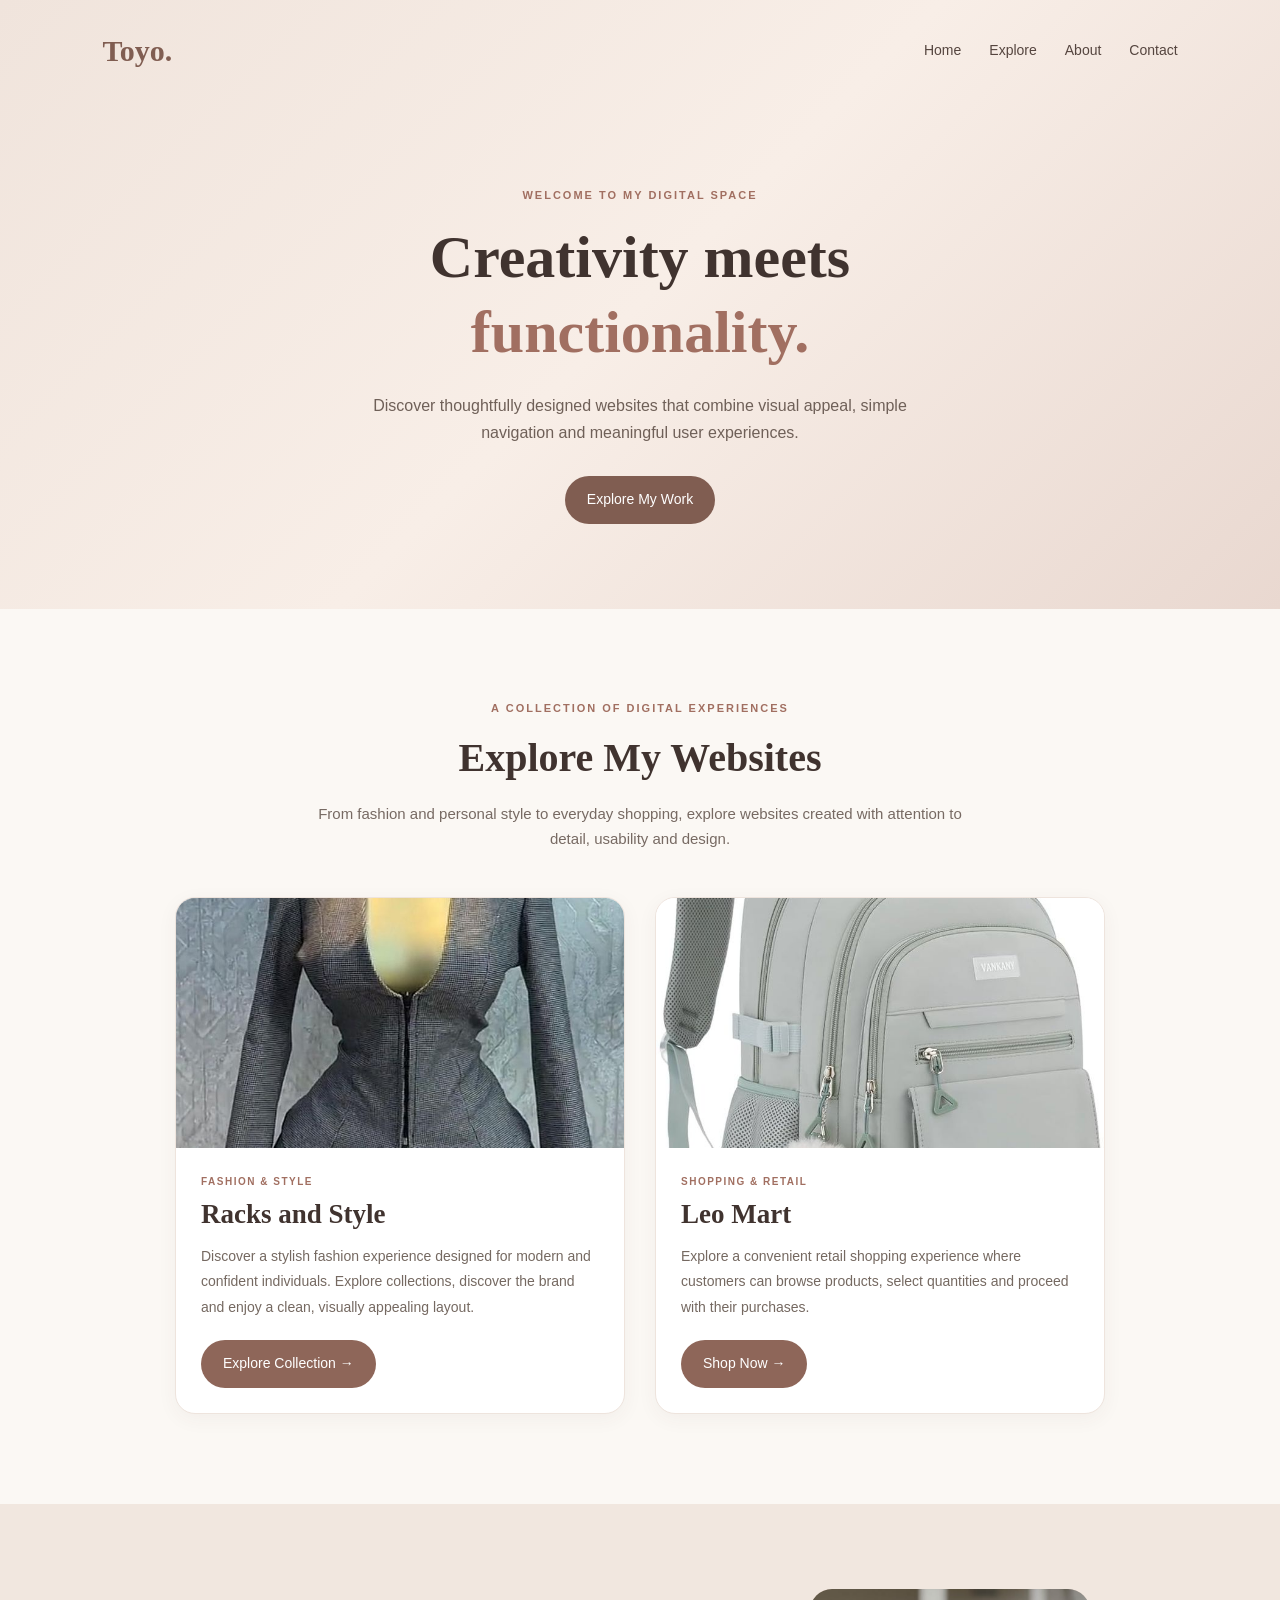
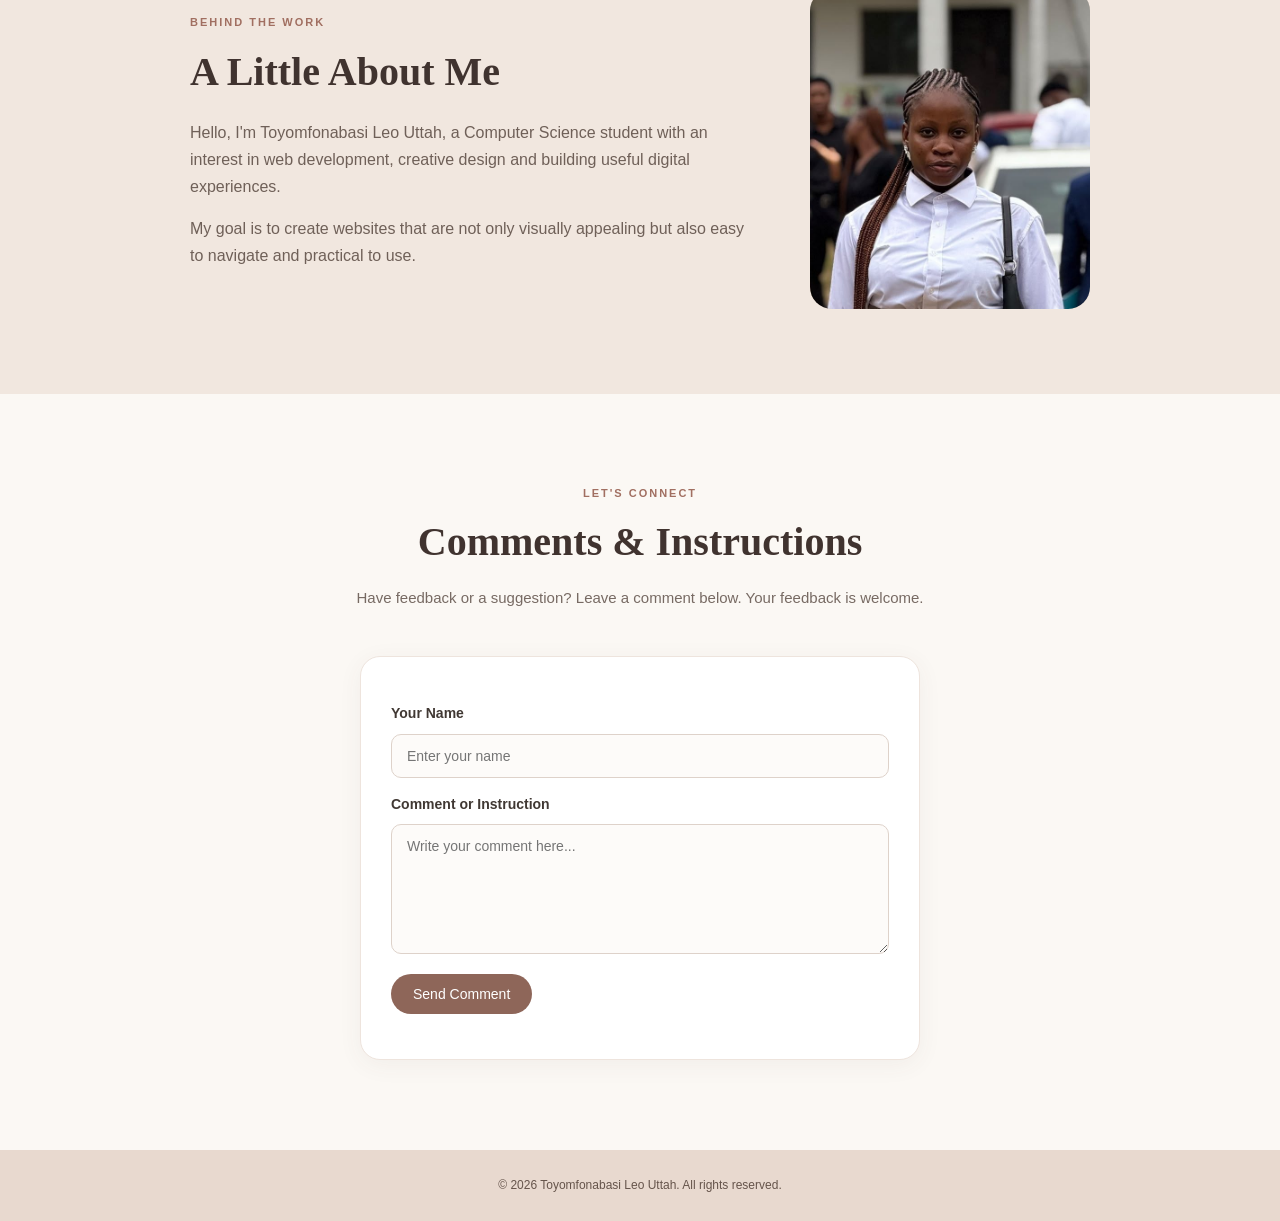
<file: index.html>
<!DOCTYPE html>
<html lang="en">
<head>
    <meta charset="UTF-8">
    <meta name="viewport" content="width=device-width, initial-scale=1.0">

    <title>Toyomfonabasi Leo Uttah | Digital Portfolio</title>

    <meta name="description" content="Explore creative websites designed with style, functionality and user experience in mind.">

    <link rel="stylesheet" href="style.css">
</head>

<body>

    <header class="hero">
        <nav class="navbar">
            <a href="index.html" class="brand">Toyo.</a>

            <div class="nav-links">
                <a href="#home">Home</a>
                <a href="#explore">Explore</a>
                <a href="#about">About</a>
                <a href="#comments">Contact</a>
            </div>
        </nav>

        <div class="hero-content" id="home">
            <p class="eyebrow">WELCOME TO MY DIGITAL SPACE</p>

            <h1>Creativity meets <span>functionality.</span></h1>

            <p class="hero-description">
                Discover thoughtfully designed websites that combine
                visual appeal, simple navigation and meaningful user
                experiences.
            </p>

            <a href="#explore" class="button primary-button">
                Explore My Work
            </a>
        </div>
    </header>


    <main>

        <section class="welcome-section" id="explore">
            <p class="eyebrow">A COLLECTION OF DIGITAL EXPERIENCES</p>

            <h2>Explore My Websites</h2>

            <p class="section-description">
                From fashion and personal style to everyday shopping,
                explore websites created with attention to detail,
                usability and design.
            </p>

            <div class="projects">

                <article class="project-card">
                    <a href="website1/index.html" class="image-link"
                       aria-label="Explore Racks and Style">
                        <img
                            src="website1/images/corporate1.jpg"
                            alt="Fashion collection from Racks and Style"
                            class="project-image">
                    </a>

                    <div class="project-content">
                        <p class="card-category">FASHION & STYLE</p>

                        <h3>Racks and Style</h3>

                        <p>
                            Discover a stylish fashion experience designed
                            for modern and confident individuals. Explore
                            collections, discover the brand and enjoy a
                            clean, visually appealing layout.
                        </p>

                        <a href="website1/index.html" class="button">
                            Explore Collection
                            <span aria-hidden="true">&rarr;</span>
                        </a>
                    </div>
                </article>


                <article class="project-card">
                    <a href="website2/index.html" class="image-link"
                       aria-label="Explore Leo Mart">
                        <img
                            src="website2/images/backpack.jfif"
                            alt="Backpack product from Leo Mart"
                            class="project-image">
                    </a>

                    <div class="project-content">
                        <p class="card-category">SHOPPING & RETAIL</p>

                        <h3>Leo Mart</h3>

                        <p>
                            Explore a convenient retail shopping experience
                            where customers can browse products, select
                            quantities and proceed with their purchases.
                        </p>

                        <a href="website2/index.html" class="button">
                            Shop Now
                            <span aria-hidden="true">&rarr;</span>
                        </a>
                    </div>
                </article>

            </div>
        </section>


        <section class="about-section" id="about">
            <div class="about-content">
                <p class="eyebrow">BEHIND THE WORK</p>

                <h2>A Little About Me</h2>

                <p>
                    Hello, I'm Toyomfonabasi Leo Uttah, a Computer Science
                    student with an interest in web development, creative
                    design and building useful digital experiences.
                </p>

                <p>
                    My goal is to create websites that are not only
                    visually appealing but also easy to navigate and
                    practical to use.
                </p>
            </div>

            <div class="profile-photo">
                <!--
                    Save your personal picture as my-photo.jpg
                    inside the main website's images folder.
                -->
                <img
                    src="images/teewaii.jpg"
                    alt="Portrait of Toyomfonabasi Leo Uttah"
                    onerror="this.style.display='none'; this.nextElementSibling.style.display='flex';">

                <div class="photo-placeholder">
                    Add your personal photograph here
                </div>
            </div>
        </section>


        <section class="comment-section" id="comments">
            <p class="eyebrow">LET'S CONNECT</p>

            <h2>Comments & Instructions</h2>

            <p class="section-description">
                Have feedback or a suggestion? Leave a comment below.
                Your feedback is welcome.
            </p>

            <form id="commentForm">

                <label for="name">Your Name</label>
                <input
                    type="text"
                    id="name"
                    name="name"
                    placeholder="Enter your name"
                    required>

                <label for="message">Comment or Instruction</label>
                <textarea
                    id="message"
                    name="message"
                    rows="6"
                    placeholder="Write your comment here..."
                    required></textarea>

                <button type="submit" id="submitButton" class="button">
                    Send Comment
                </button>

                <p id="formStatus" class="form-status"
                   role="status" aria-live="polite"></p>

            </form>
        </section>

    </main>


    <footer>
        <p>&copy; 2026 Toyomfonabasi Leo Uttah. All rights reserved.</p>
    </footer>

    <script src="script.js"></script>

</body>
</html>
</file>
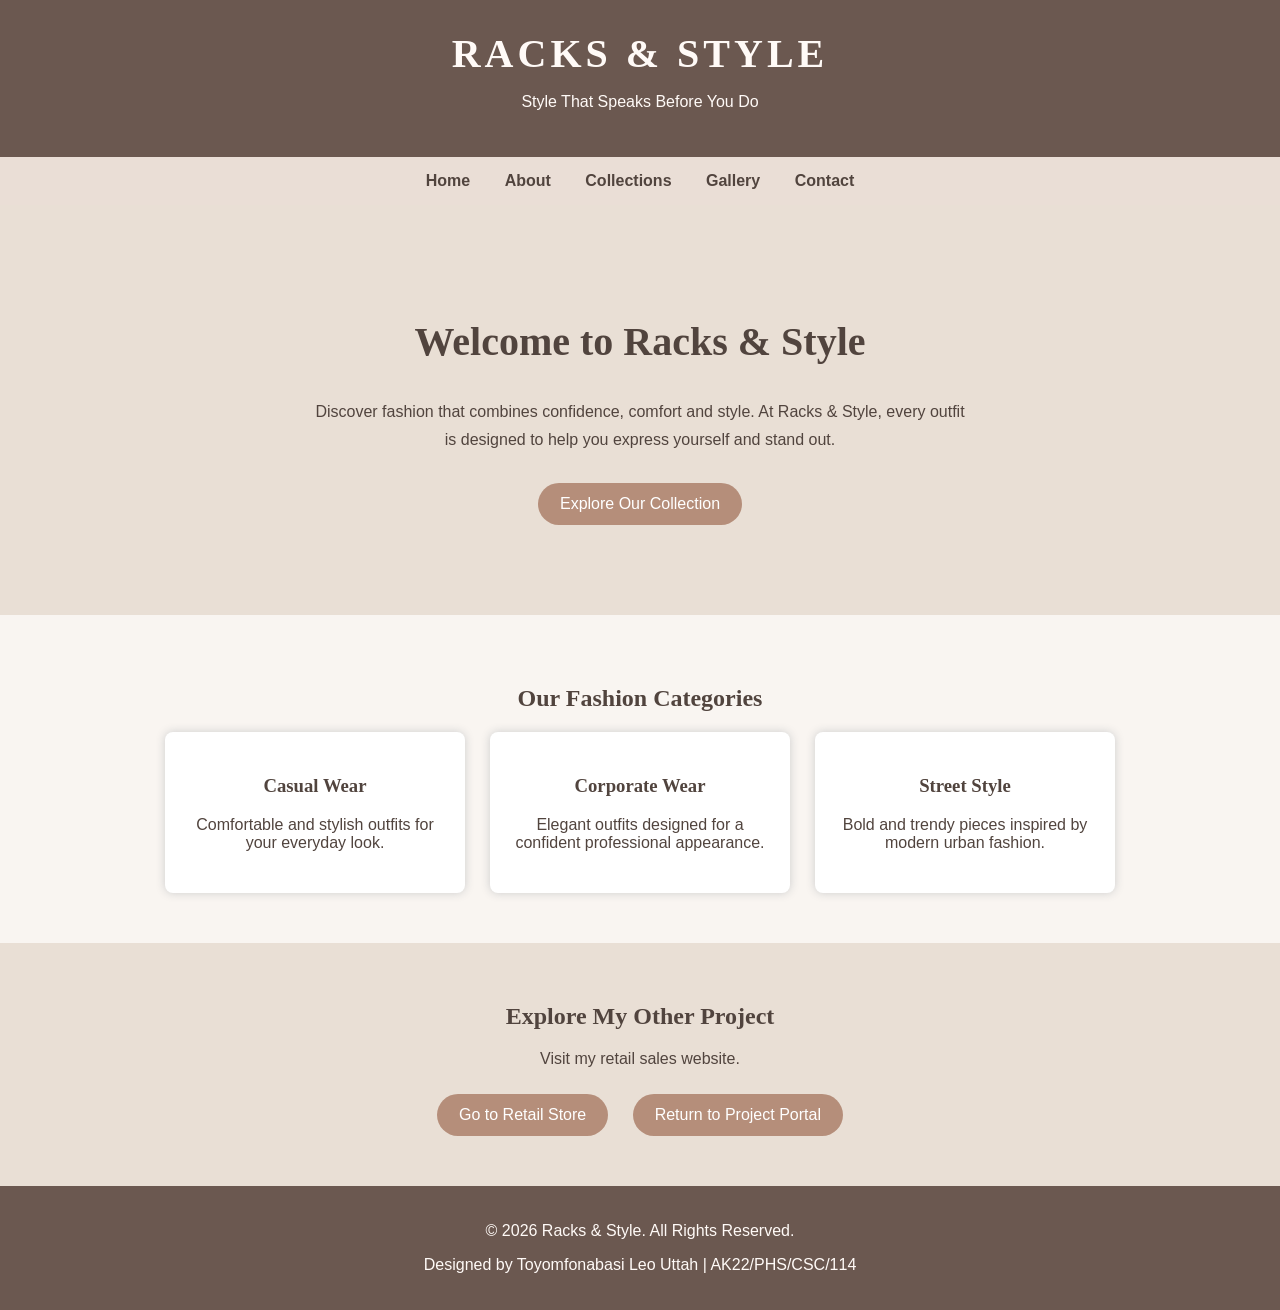
<file: website1/index.html>
<!DOCTYPE html>
<html>
<head>
    <meta charset="UTF-8">
    <title>Racks and Style | Home</title>
    <link rel="stylesheet" href="style.css">
</head>

<body>

    <header>
        <h1>RACKS & STYLE</h1>
        <p>Style That Speaks Before You Do</p>
    </header>

    <nav>
        <a href="index.html">Home</a>
        <a href="about.html">About</a>
        <a href="collections.html">Collections</a>
        <a href="gallery.html">Gallery</a>
        <a href="contact.html">Contact</a>
    </nav>

    <main>
        <section class="hero">
            <h2>Welcome to Racks & Style</h2>
            <p>
                Discover fashion that combines confidence, comfort and style.
                At Racks & Style, every outfit is designed to help you express
                yourself and stand out.
            </p>

            <a href="collections.html" class="button">Explore Our Collection</a>
        </section>

        <section class="featured">
            <h2>Our Fashion Categories</h2>

            <div class="categories">

                <div class="category-card">
                    <h3>Casual Wear</h3>
                    <p>Comfortable and stylish outfits for your everyday look.</p>
                </div>

                <div class="category-card">
                    <h3>Corporate Wear</h3>
                    <p>Elegant outfits designed for a confident professional appearance.</p>
                </div>

                <div class="category-card">
                    <h3>Street Style</h3>
                    <p>Bold and trendy pieces inspired by modern urban fashion.</p>
                </div>

            </div>
        </section>
    </main>

    <section class="project-navigation">
        <h2>Explore My Other Project</h2>
        <p>Visit my retail sales website.</p>

        <a href="../website2/index.html" class="button">
            Go to Retail Store
        </a>

        <a href="../index.html" class="button">
            Return to Project Portal
        </a>
    </section>

    <footer>
        <p>&copy; 2026 Racks & Style. All Rights Reserved.</p>
        <p>Designed by Toyomfonabasi Leo Uttah | AK22/PHS/CSC/114</p>
    </footer>

</body>
</html>
</file>
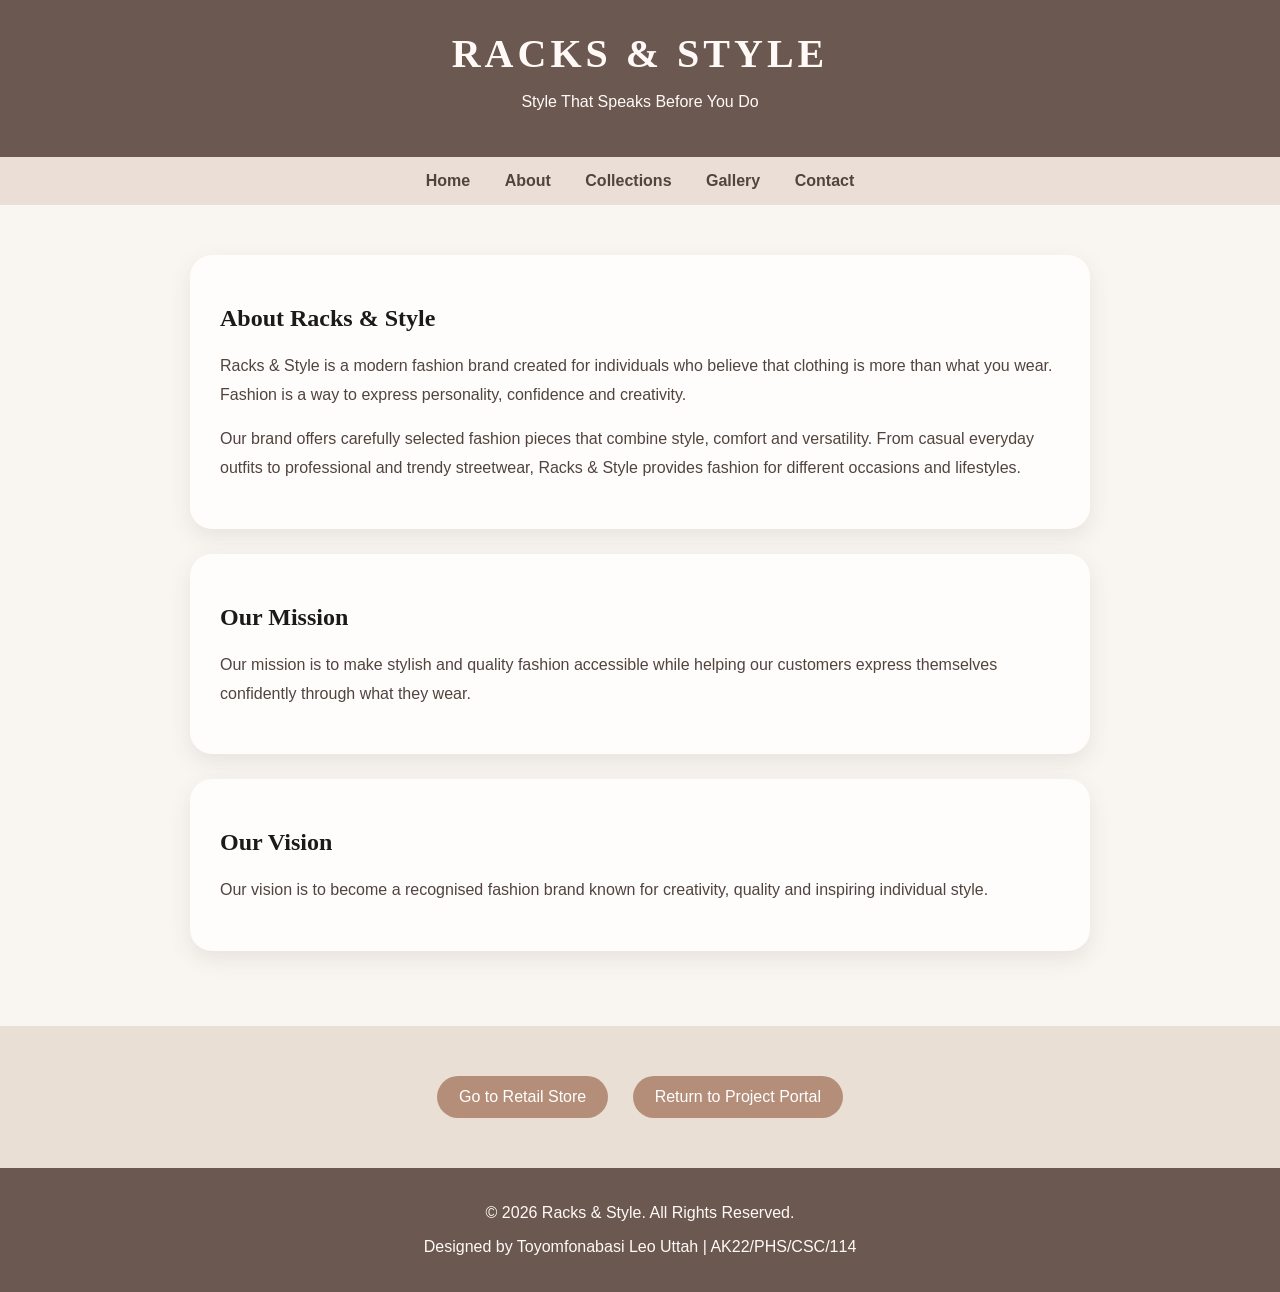
<file: website1/about.html>
<!DOCTYPE html>
<html>
<head>
    <meta charset="UTF-8">
    <title>Racks and Style | About</title>
    <link rel="stylesheet" href="style.css">
</head>

<body>

    <header>
        <h1>RACKS & STYLE</h1>
        <p>Style That Speaks Before You Do</p>
    </header>

    <nav>
        <a href="index.html">Home</a>
        <a href="about.html">About</a>
        <a href="collections.html">Collections</a>
        <a href="gallery.html">Gallery</a>
        <a href="contact.html">Contact</a>
    </nav>

    <main class="page-content">

        <section class="about-section">
            <h2>About Racks & Style</h2>

            <p>
                Racks & Style is a modern fashion brand created for individuals
                who believe that clothing is more than what you wear. Fashion
                is a way to express personality, confidence and creativity.
            </p>

            <p>
                Our brand offers carefully selected fashion pieces that combine
                style, comfort and versatility. From casual everyday outfits
                to professional and trendy streetwear, Racks & Style provides
                fashion for different occasions and lifestyles.
            </p>
        </section>

        <section class="mission-section">
            <h2>Our Mission</h2>
            <p>
                Our mission is to make stylish and quality fashion accessible
                while helping our customers express themselves confidently
                through what they wear.
            </p>
        </section>

        <section class="mission-section">
            <h2>Our Vision</h2>
            <p>
                Our vision is to become a recognised fashion brand known for
                creativity, quality and inspiring individual style.
            </p>
        </section>

    </main>

    <section class="project-navigation">
        <a href="../website2/index.html" class="button">
            Go to Retail Store
        </a>

        <a href="../index.html" class="button">
            Return to Project Portal
        </a>
    </section>

    <footer>
        <p>&copy; 2026 Racks & Style. All Rights Reserved.</p>
        <p>Designed by Toyomfonabasi Leo Uttah | AK22/PHS/CSC/114</p>
    </footer>

</body>
</html>
</file>
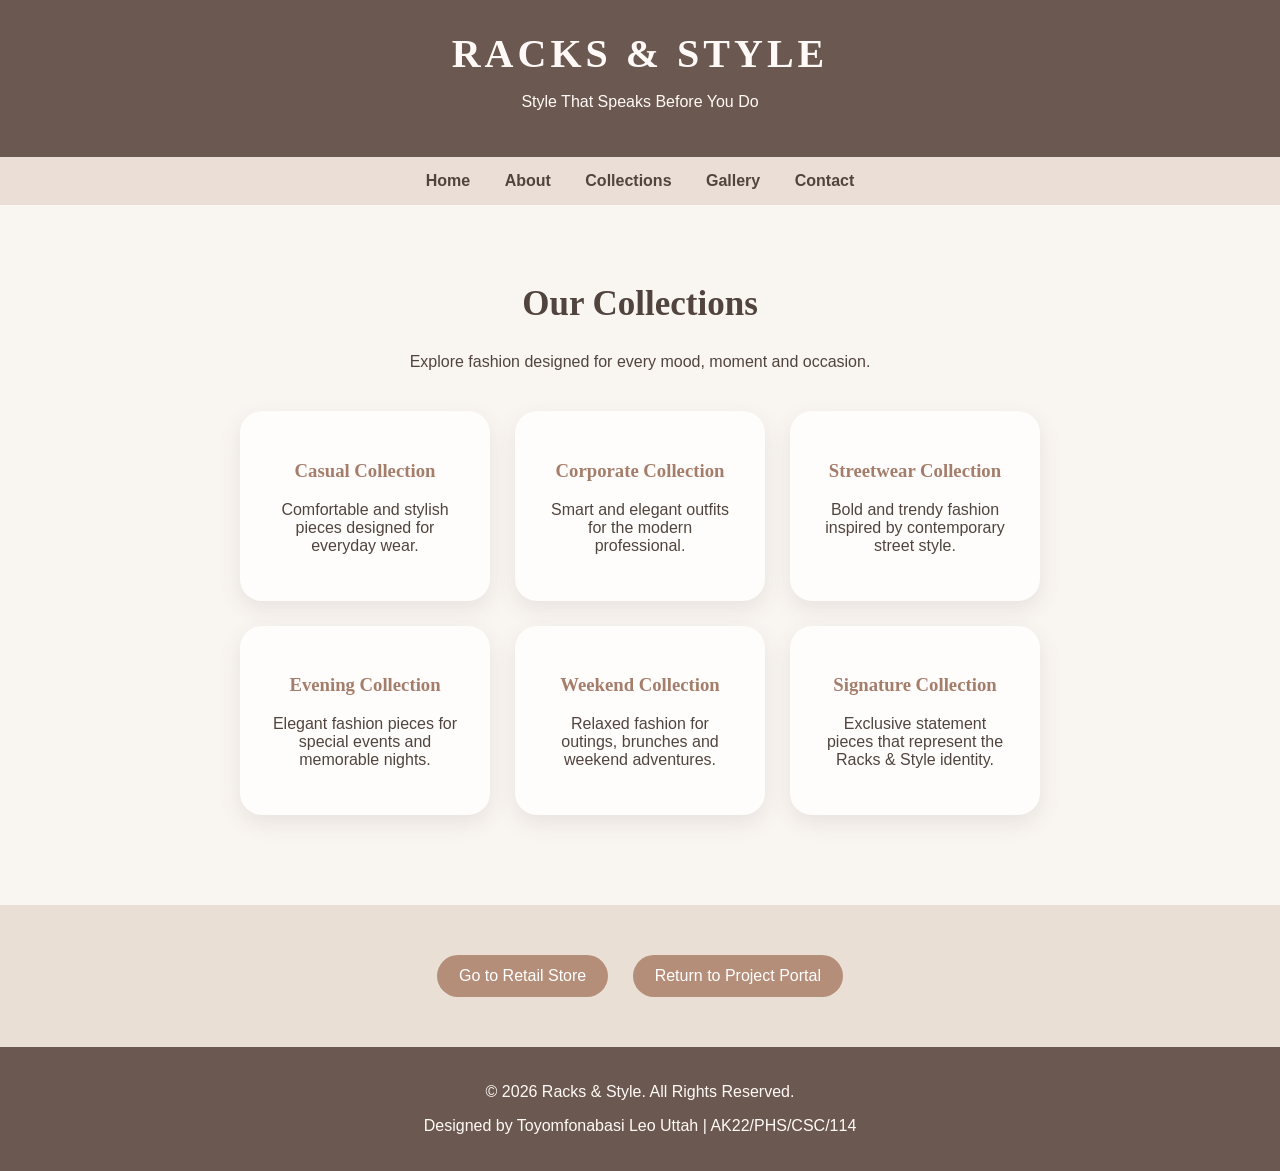
<file: website1/collections.html>
<!DOCTYPE html>
<html>
<head>
    <meta charset="UTF-8">
    <title>Racks and Style | Collections</title>
    <link rel="stylesheet" href="style.css">
</head>

<body>

    <header>
        <h1>RACKS & STYLE</h1>
        <p>Style That Speaks Before You Do</p>
    </header>

    <nav>
        <a href="index.html">Home</a>
        <a href="about.html">About</a>
        <a href="collections.html">Collections</a>
        <a href="gallery.html">Gallery</a>
        <a href="contact.html">Contact</a>
    </nav>

    <main>
        <section class="collection-section">
            <h2>Our Collections</h2>
            <p>Explore fashion designed for every mood, moment and occasion.</p>
<div class="collection-grid">

    <a href="gallery.html#casual" class="collection-link">
        <div class="collection-card">
            <h3>Casual Collection</h3>
            <p>Comfortable and stylish pieces designed for everyday wear.</p>
        </div>
    </a>

    <a href="gallery.html#corporate" class="collection-link">
        <div class="collection-card">
            <h3>Corporate Collection</h3>
            <p>Smart and elegant outfits for the modern professional.</p>
        </div>
    </a>

    <a href="gallery.html#streetwear" class="collection-link">
        <div class="collection-card">
            <h3>Streetwear Collection</h3>
            <p>Bold and trendy fashion inspired by contemporary street style.</p>
        </div>
    </a>

    <a href="gallery.html#evening" class="collection-link">
        <div class="collection-card">
            <h3>Evening Collection</h3>
            <p>Elegant fashion pieces for special events and memorable nights.</p>
        </div>
    </a>

    <a href="gallery.html#weekend" class="collection-link">
        <div class="collection-card">
            <h3>Weekend Collection</h3>
            <p>Relaxed fashion for outings, brunches and weekend adventures.</p>
        </div>
    </a>

    <a href="gallery.html#signature" class="collection-link">
        <div class="collection-card">
            <h3>Signature Collection</h3>
            <p>Exclusive statement pieces that represent the Racks & Style identity.</p>
        </div>
    </a>

</div>

        </section>
    </main>

    <section class="project-navigation">
        <a href="../website2/index.html" class="button">
            Go to Retail Store
        </a>

        <a href="../index.html" class="button">
            Return to Project Portal
        </a>
    </section>

    <footer>
        <p>&copy; 2026 Racks & Style. All Rights Reserved.</p>
        <p>Designed by Toyomfonabasi Leo Uttah | AK22/PHS/CSC/114</p>
    </footer>

</body>
</html>
</file>
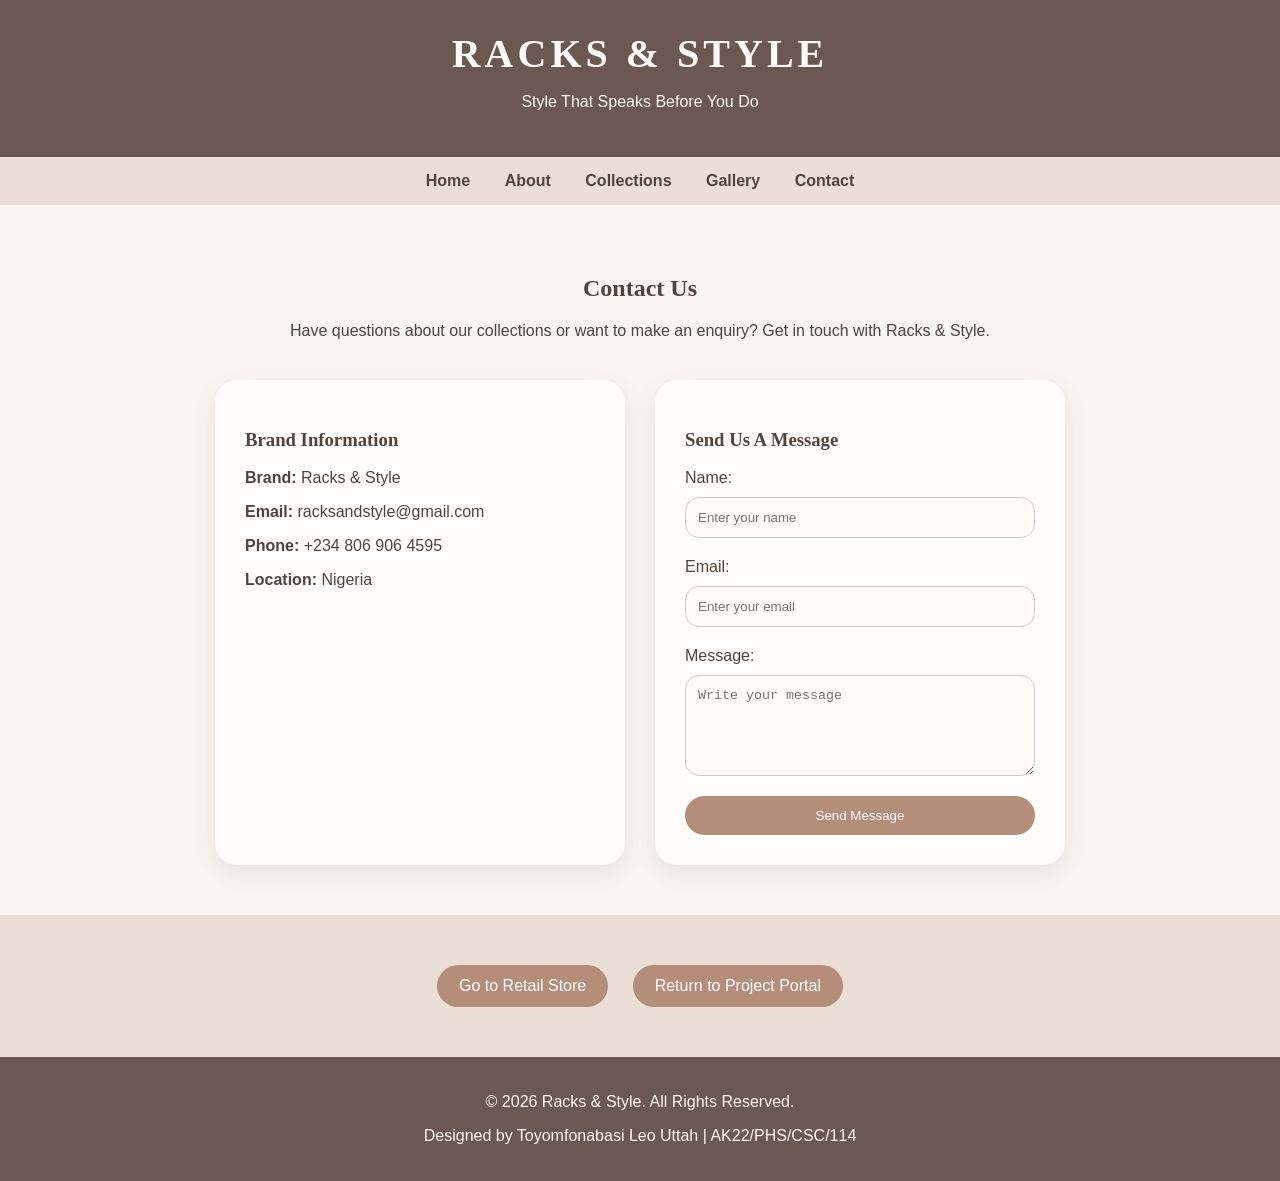
<file: website1/contact.html>
<!DOCTYPE html>
<html>
<head>
    <meta charset="UTF-8">
    <title>Racks and Style | Contact</title>
    <link rel="stylesheet" href="style.css">
</head>

<body>

    <header>
        <h1>RACKS & STYLE</h1>
        <p>Style That Speaks Before You Do</p>
    </header>


    <nav>
        <a href="index.html">Home</a>
        <a href="about.html">About</a>
        <a href="collections.html">Collections</a>
        <a href="gallery.html">Gallery</a>
        <a href="contact.html">Contact</a>
    </nav>


    <main class="contact-page">

        <section class="contact-intro">
            <h2>Contact Us</h2>
            <p>
                Have questions about our collections or want to make an enquiry?
                Get in touch with Racks & Style.
            </p>
        </section>


        <section class="contact-container">

            <div class="contact-info">

                <h3>Brand Information</h3>

                <p>
                    <strong>Brand:</strong> Racks & Style
                </p>

                <p>
                    <strong>Email:</strong> racksandstyle@gmail.com
                </p>

                <p>
                    <strong>Phone:</strong> +234 806 906 4595
                </p>

                <p>
                    <strong>Location:</strong> Nigeria
                </p>

            </div>


            <div class="contact-form">

                <h3>Send Us A Message</h3>

                <form>

                    <label>Name:</label>
                    <input type="text" placeholder="Enter your name">


                    <label>Email:</label>
                    <input type="email" placeholder="Enter your email">


                    <label>Message:</label>
                    <textarea rows="5" placeholder="Write your message"></textarea>


                    <button type="submit">
                        Send Message
                    </button>

                </form>

            </div>

        </section>

    </main>


    <section class="project-navigation">

        <a href="../website2/index.html" class="button">
            Go to Retail Store
        </a>


        <a href="../index.html" class="button">
            Return to Project Portal
        </a>

    </section>


    <footer>

        <p>
            &copy; 2026 Racks & Style. All Rights Reserved.
        </p>

        <p>
            Designed by Toyomfonabasi Leo Uttah | AK22/PHS/CSC/114
        </p>

    </footer>


</body>
</html>
</file>
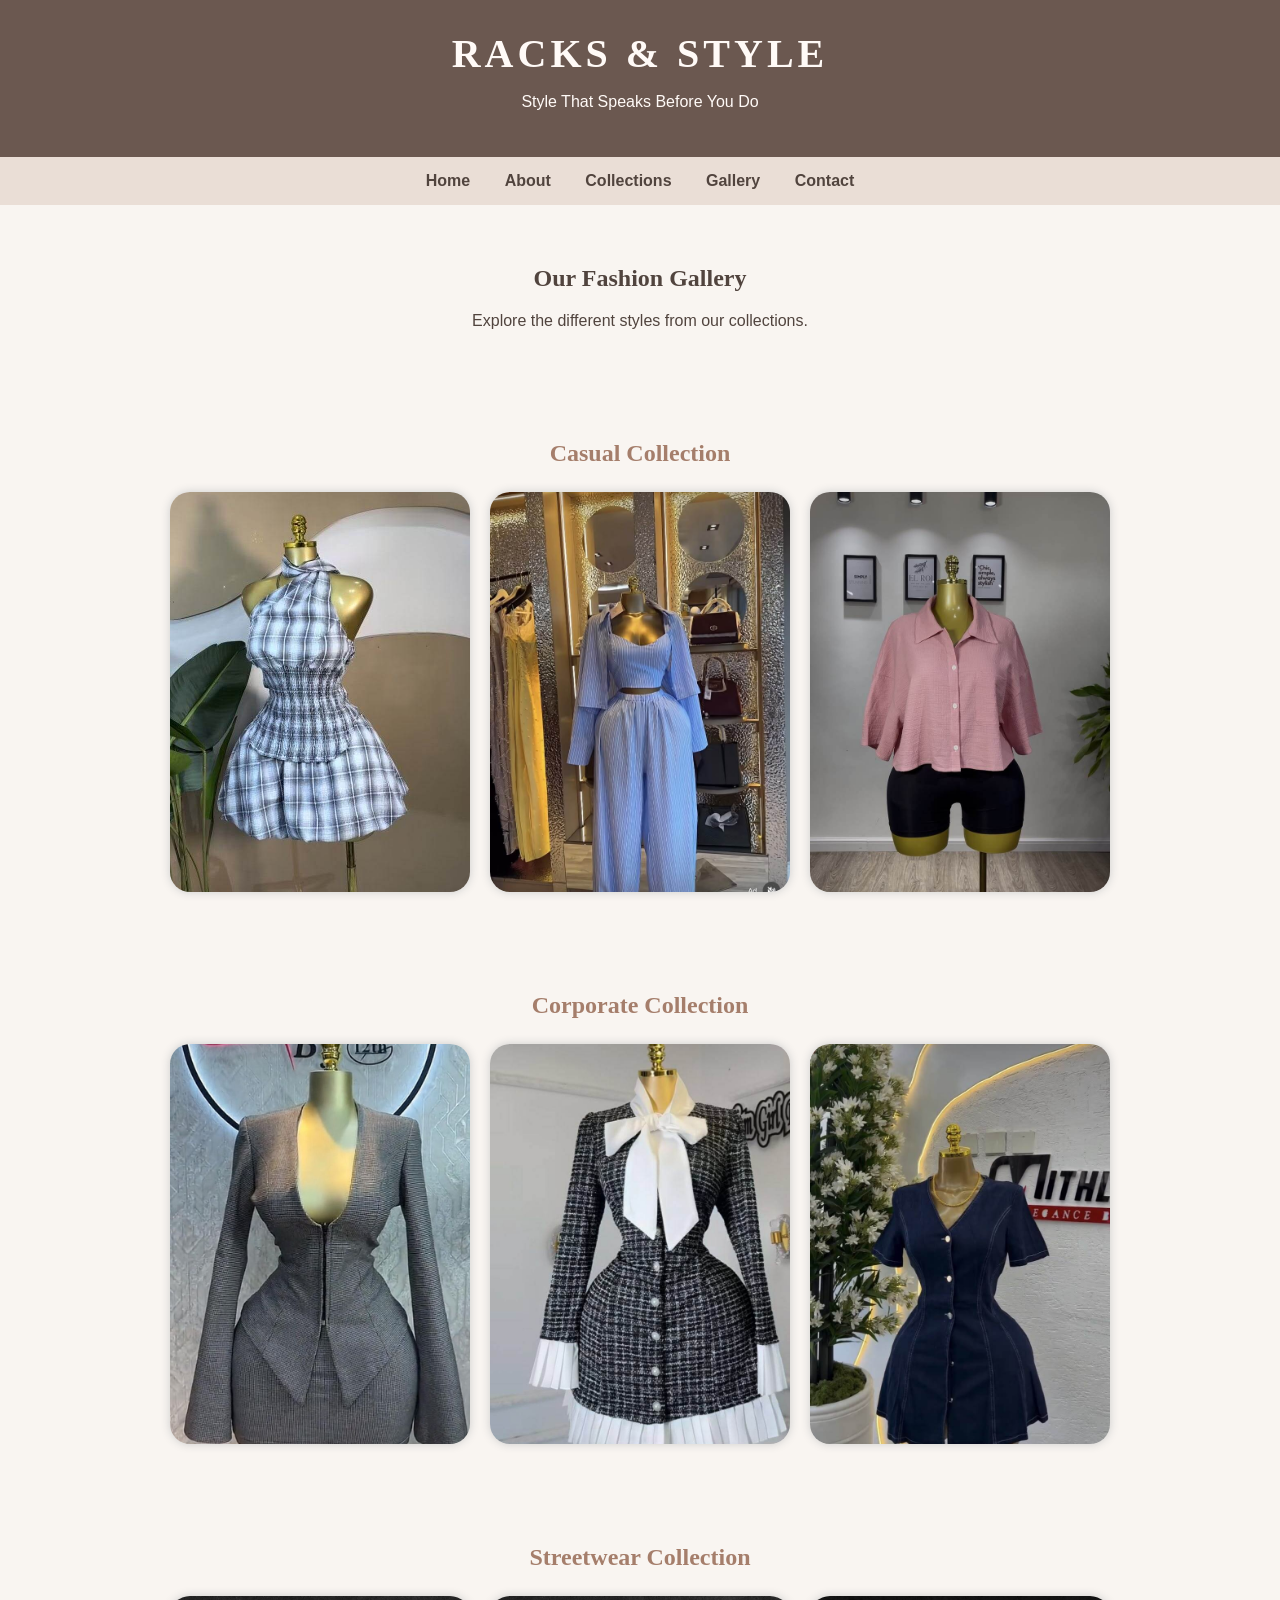
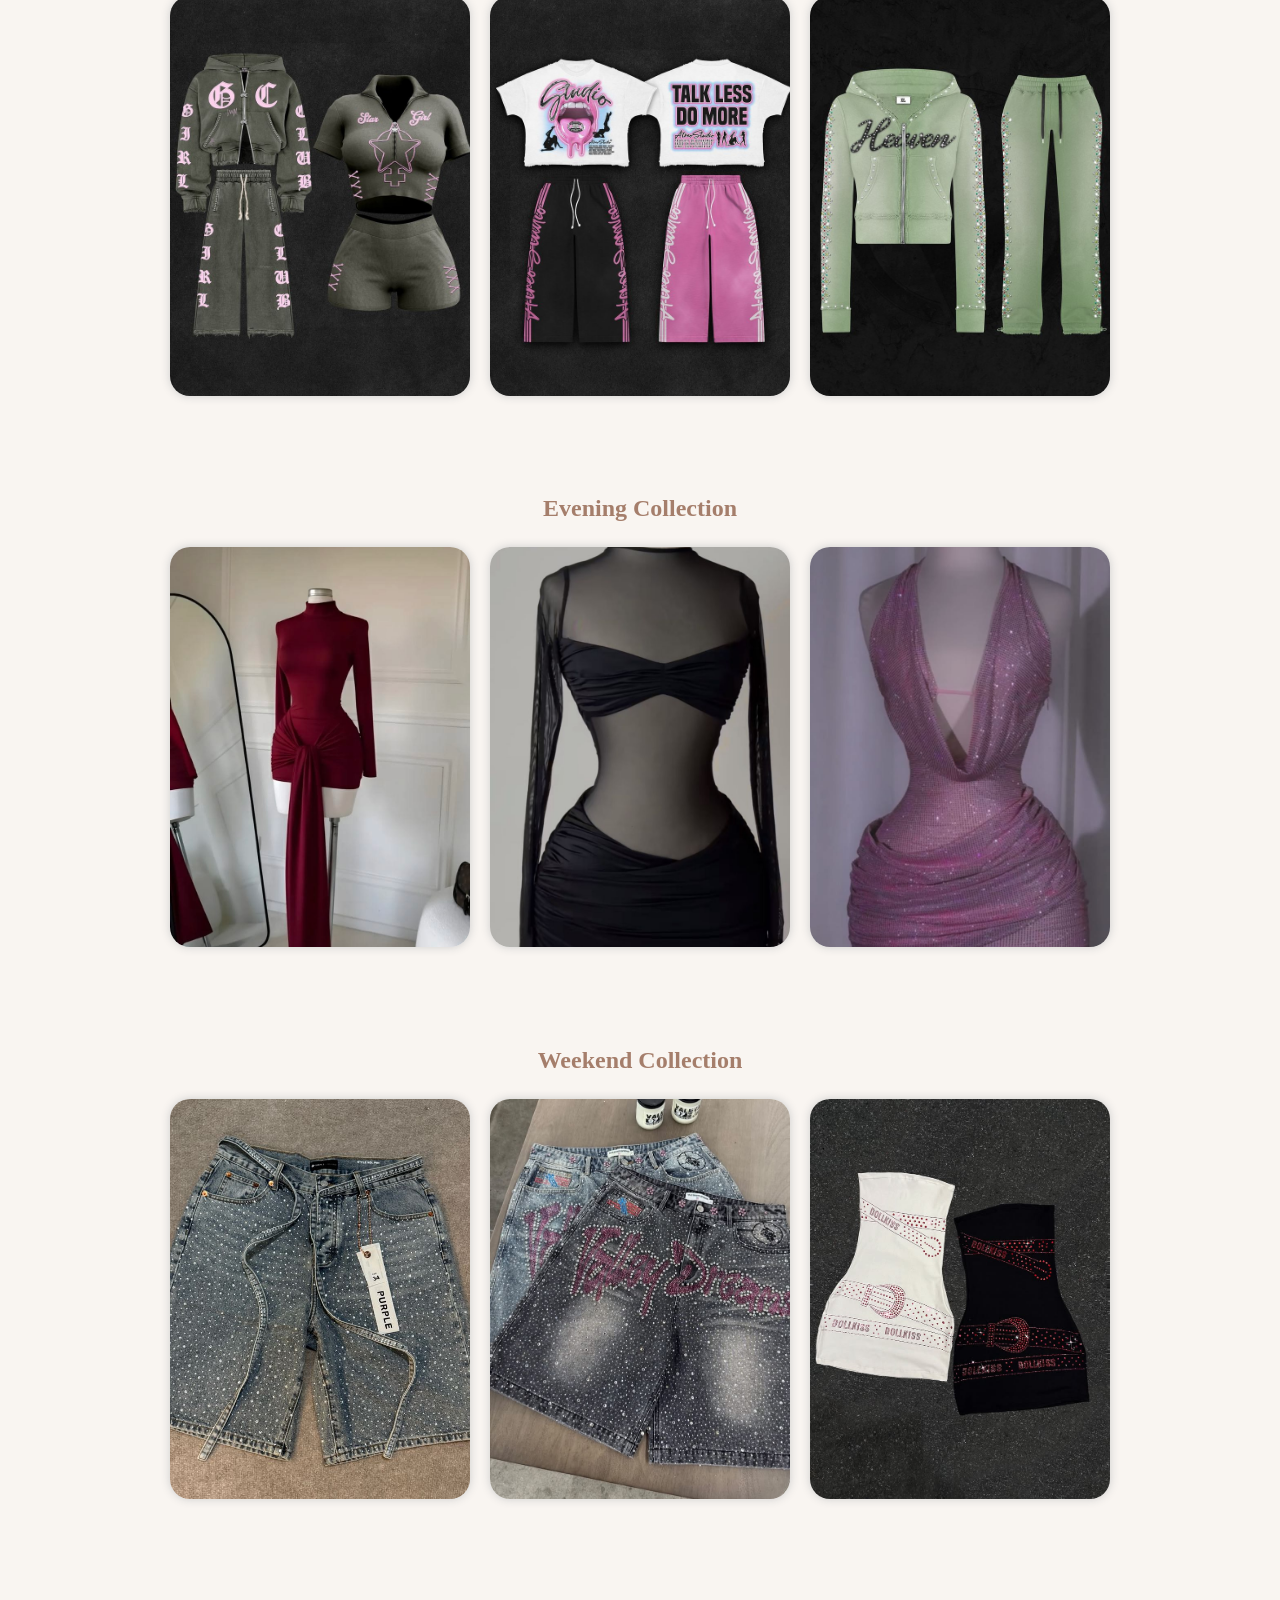
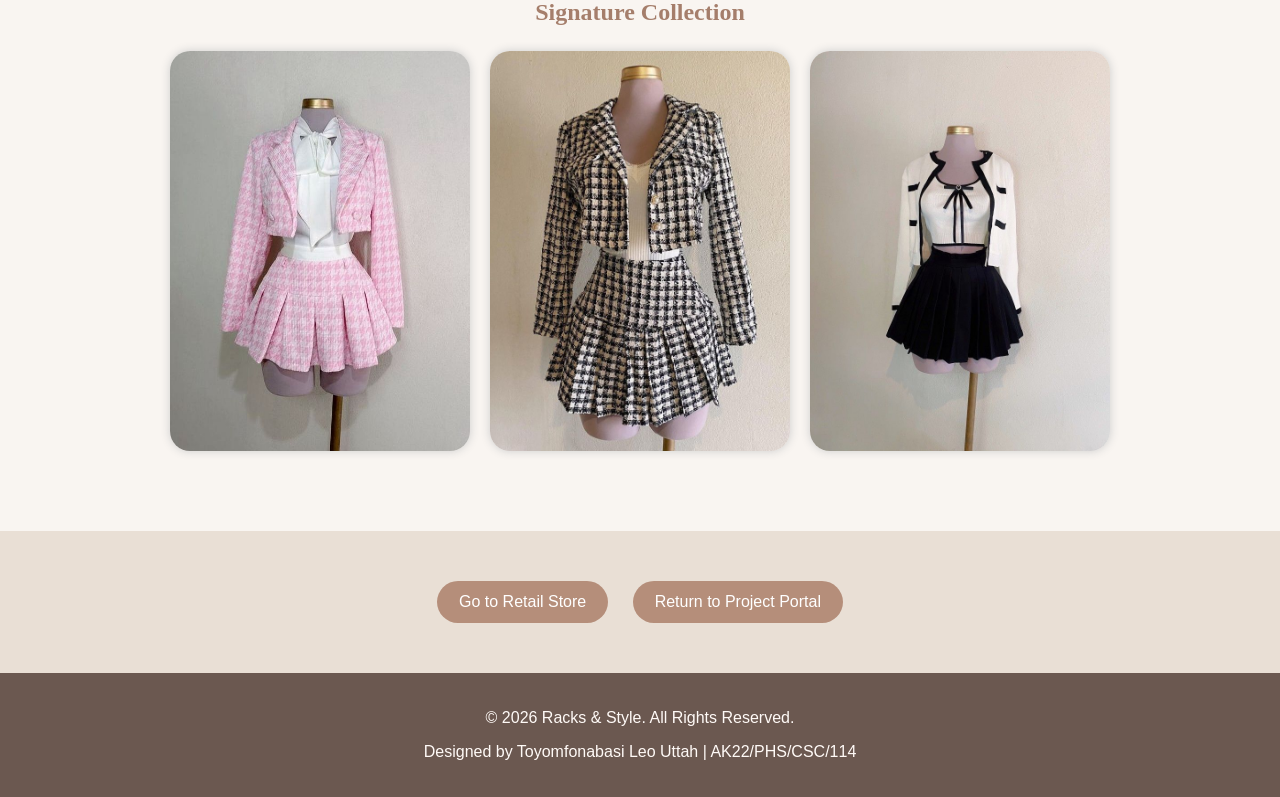
<file: website1/gallery.html>
<!DOCTYPE html>
<html>
<head>
    <meta charset="UTF-8">
    <title>Racks and Style | Gallery</title>
    <link rel="stylesheet" href="style.css">
</head>

<body>

    <header>
        <h1>RACKS & STYLE</h1>
        <p>Style That Speaks Before You Do</p>
    </header>

    <nav>
        <a href="index.html">Home</a>
        <a href="about.html">About</a>
        <a href="collections.html">Collections</a>
        <a href="gallery.html">Gallery</a>
        <a href="contact.html">Contact</a>
    </nav>

    <main class="gallery-page">

        <section class="gallery-intro">
            <h2>Our Fashion Gallery</h2>
            <p>Explore the different styles from our collections.</p>
        </section>

        <!-- Casual Collection -->
        <section id="casual" class="gallery-section">
            <h2>Casual Collection</h2>

            <div class="image-grid">
                <img src="images/casual1.jpg" alt="Casual fashion outfit">
                <img src="images/casual2.jpg" alt="Casual fashion outfit">
                <img src="images/casual3.jpg" alt="Casual fashion outfit">
            </div>
        </section>

        <!-- Corporate Collection -->
        <section id="corporate" class="gallery-section">
            <h2>Corporate Collection</h2>

            <div class="image-grid">
                <img src="images/corporate1.jpg" alt="Corporate fashion outfit">
                <img src="images/corporate2.jpg" alt="Corporate fashion outfit">
                <img src="images/corporate3.jpg" alt="Corporate fashion outfit">
            </div>
        </section>

        <!-- Streetwear Collection -->
        <section id="streetwear" class="gallery-section">
            <h2>Streetwear Collection</h2>

            <div class="image-grid">
                <img src="images/streetwear1.jfif" alt="Streetwear fashion outfit">
                <img src="images/streetwear2.jfif" alt="Streetwear fashion outfit">
                <img src="images/streetwear3.jfif" alt="Streetwear fashion outfit">
            </div>
        </section>

        <!-- Evening Collection -->
        <section id="evening" class="gallery-section">
            <h2>Evening Collection</h2>

            <div class="image-grid">
                <img src="images/evening1.jfif" alt="Evening fashion outfit">
                <img src="images/evening2.jfif" alt="Evening fashion outfit">
                <img src="images/evening3.jfif" alt="Evening fashion outfit">
            </div>
        </section>

        <!-- Weekend Collection -->
        <section id="weekend" class="gallery-section">
            <h2>Weekend Collection</h2>

            <div class="image-grid">
                <img src="images/weekend1.jfif" alt="Weekend fashion outfit">
                <img src="images/weekend2.jfif" alt="Weekend fashion outfit">
                <img src="images/weekend3.jfif" alt="Weekend fashion outfit">
            </div>
        </section>

        <!-- Signature Collection -->
        <section id="signature" class="gallery-section">
            <h2>Signature Collection</h2>

            <div class="image-grid">
                <img src="images/signature1.jpg" alt="Signature fashion outfit">
                <img src="images/signature2.jpg" alt="Signature fashion outfit">
                <img src="images/signature3.jpg" alt="Signature fashion outfit">
            </div>
        </section>

    </main>

    <section class="project-navigation">
        <a href="../website2/index.html" class="button">Go to Retail Store</a>
        <a href="../index.html" class="button">Return to Project Portal</a>
    </section>

    <footer>
        <p>&copy; 2026 Racks & Style. All Rights Reserved.</p>
        <p>Designed by Toyomfonabasi Leo Uttah | AK22/PHS/CSC/114</p>
    </footer>

</body>
</html>
</file>
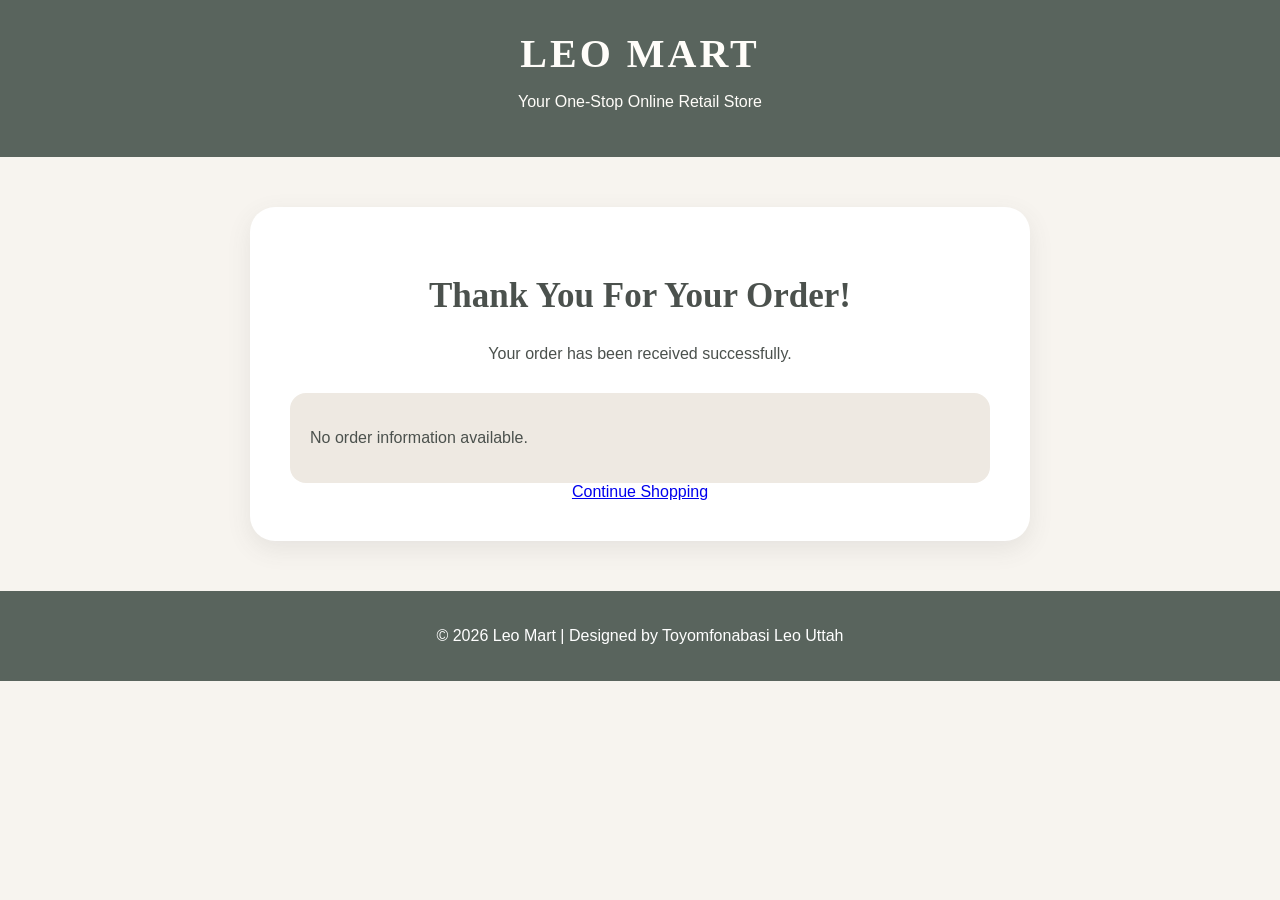
<file: website2/confirmation.html>
<!DOCTYPE html>
<html>

<head>

<meta charset="UTF-8">

<title>Order Confirmation | Leo Mart</title>

<link rel="stylesheet" href="style.css">

</head>


<body>


<header>

<h1>LEO MART</h1>

<p>Your One-Stop Online Retail Store</p>

</header>



<section class="confirmation">


<h2>Thank You For Your Order!</h2>


<p>
Your order has been received successfully.
</p>


<div id="order-details">

</div>



<a href="index.html" class="button">
Continue Shopping
</a>


</section>



<footer>

<p>
© 2026 Leo Mart | Designed by Toyomfonabasi Leo Uttah
</p>

</footer>



<script>


let order =
JSON.parse(localStorage.getItem("latestOrder"));



if(order){


document.getElementById("order-details").innerHTML = `


<h3>Order ID:</h3>

<p>${order.orderID}</p>


<h3>Customer Information</h3>

<p>
Name: ${order.customer}
</p>


<p>
Phone: ${order.phone}
</p>


<p>
Address: ${order.address}
</p>



<h3>Items Purchased</h3>


<p>
${order.items}
</p>



<h3>Total Amount</h3>

<p>
₦${order.total.toLocaleString()}
</p>


`;


}

else{


document.getElementById("order-details").innerHTML =
"<p>No order information available.</p>";


}



</script>


</body>

</html>
</file>
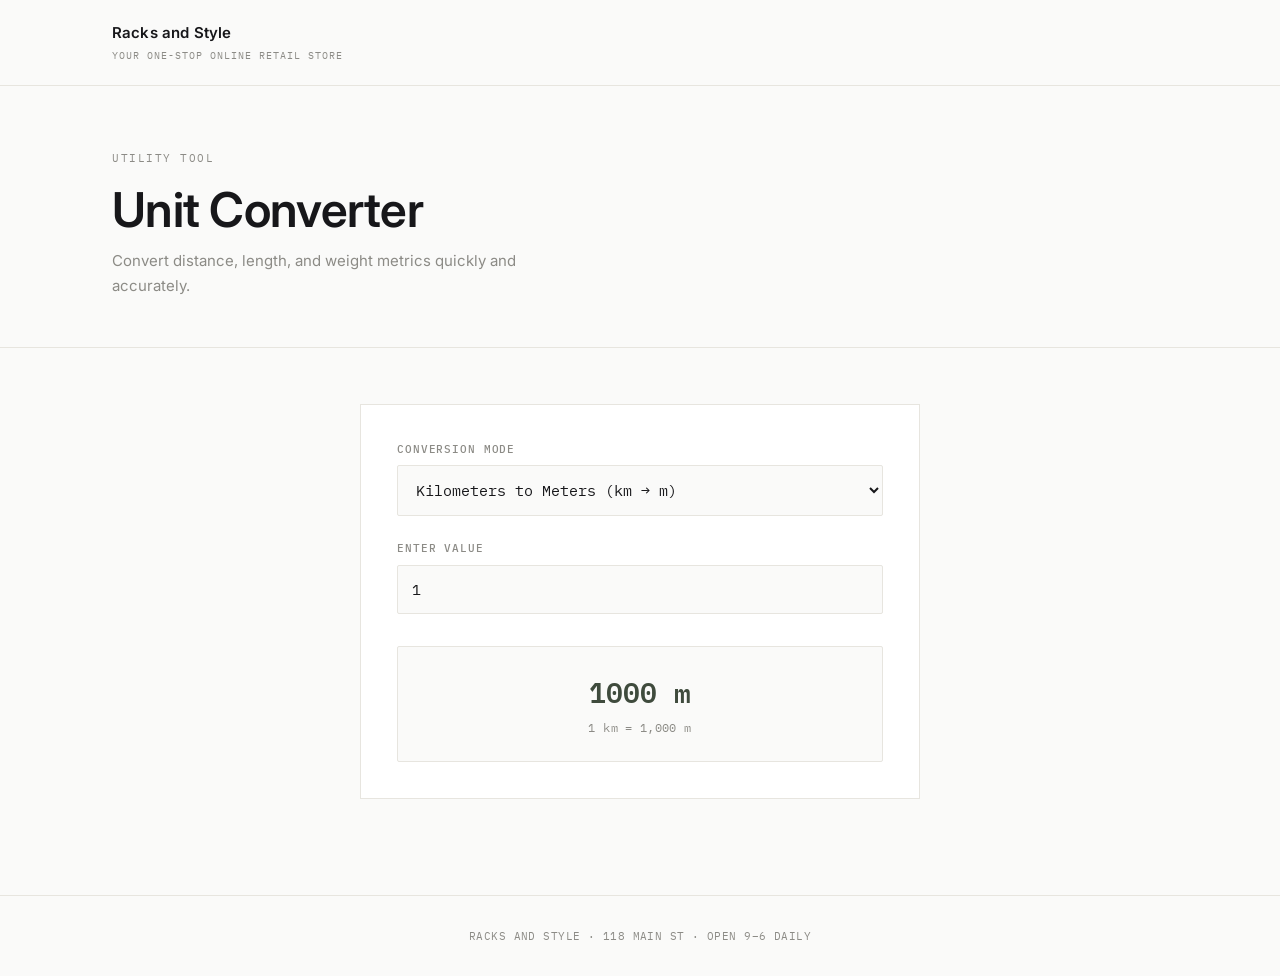
<file: website2/converter2.html>
<!DOCTYPE html>
<html lang="en">
<head>
<meta charset="UTF-8">
<meta name="viewport" content="width=device-width, initial-scale=1.0">
<title>Racks and Style — Unit Converter</title>
<link rel="preconnect" href="https://fonts.googleapis.com">
<link href="https://fonts.googleapis.com/css2?family=IBM+Plex+Mono:wght@400;500;600&family=Inter:wght@400;500;600;700&display=swap" rel="stylesheet">
<style>
  :root{
    --bg:      #FAFAF9;
    --surface: #FFFFFF;
    --ink:     #17171A;
    --soft:    #8C8B86;
    --line:    #E7E5DF;
    --accent:  #3F4B3D;
    --radius:  2px;
  }

  *{ box-sizing:border-box; margin:0; padding:0; }
  html{ scroll-behavior:smooth; }
  body{
    background:var(--bg);
    color:var(--ink);
    font-family:'Inter',sans-serif;
    -webkit-font-smoothing:antialiased;
    font-size:15px;
    line-height:1.5;
    min-height:100vh;
    display:flex;
    flex-direction:column;
  }
  .mono{ font-family:'IBM Plex Mono',monospace; }

  /* ---------- HEADER ---------- */
  header{
    position:sticky; top:0; z-index:40;
    background:var(--bg);
    border-bottom:1px solid var(--line);
  }
  .header-inner{
    display:flex; align-items:center; justify-content:space-between;
    padding:22px 32px;
    max-width:1120px; margin:0 auto;
  }
  .logo-text{ font-size:15px; font-weight:600; letter-spacing:0.01em; }
  .logo-sub{ font-family:'IBM Plex Mono'; font-size:10px; letter-spacing:0.1em; color:var(--soft); display:block; margin-top:3px; text-transform:uppercase; }

  /* ---------- HERO ---------- */
  .hero{ border-bottom:1px solid var(--line); }
  .hero-inner{
    padding:64px 32px 48px;
    max-width:1120px; margin:0 auto;
  }
  .hero .eyebrow{ 
    font-family:'IBM Plex Mono'; font-size:11px; letter-spacing:0.14em; text-transform:uppercase;
    color:var(--soft); margin-bottom:16px; display:block; 
  }
  .hero h1{
    font-size:clamp(32px,4vw,48px);
    font-weight:600;
    line-height:1.15;
    letter-spacing:-0.015em;
    margin-bottom:12px;
  }
  .hero p{
    color:var(--soft); font-size:15px; line-height:1.65; max-width:46ch;
  }

  /* ---------- MAIN CONVERTER SECTION ---------- */
  main{ 
    flex:1; 
    padding:56px 32px 96px; 
    max-width:1120px; 
    margin:0 auto; 
    width:100%;
  }

  .converter-card{
    background:var(--surface);
    border:1px solid var(--line);
    max-width:560px;
    margin:0 auto;
    padding:36px;
    display:flex;
    flex-direction:column;
    gap:24px;
  }

  .converter-group{ display:flex; flex-direction:column; gap:8px; }
  .converter-group label{
    font-family:'IBM Plex Mono'; font-size:11px; text-transform:uppercase;
    letter-spacing:0.08em; color:var(--soft); font-weight:500;
  }
  
  .converter-input, .converter-select{
    width:100%; padding:14px;
    border:1px solid var(--line); border-radius:var(--radius);
    background:var(--bg); color:var(--ink);
    font-family:'IBM Plex Mono'; font-size:15px;
    transition:border-color .15s;
  }
  .converter-input:focus, .converter-select:focus{
    outline:none; border-color:var(--ink);
  }

  .converter-result{
    margin-top:8px; padding:24px;
    background:var(--bg); border:1px solid var(--line);
    text-align:center; border-radius:var(--radius);
  }
  .converter-result .res-val{
    font-family:'IBM Plex Mono'; font-size:28px; font-weight:600; color:var(--accent);
  }
  .converter-result .res-lbl{
    font-size:12px; color:var(--soft); font-family:'IBM Plex Mono'; margin-top:6px; letter-spacing:0.03em;
  }

  /* ---------- FOOTER ---------- */
  footer{
    border-top:1px solid var(--line);
    padding:32px; text-align:center; margin-top:auto;
  }
  footer p{ font-size:11px; color:var(--soft); font-family:'IBM Plex Mono'; letter-spacing:0.04em; }

  @media (max-width:600px){
    .header-inner{ padding:18px 20px; }
    .hero-inner{ padding:40px 20px 32px; }
    main{ padding:32px 20px 64px; }
    .converter-card{ padding:24px; }
  }
</style>
</head>
<body>

<header>
  <div class="header-inner">
    <div>
      <div class="logo-text">Racks and Style</div>
      <span class="logo-sub">Your One-Stop Online Retail Store</span>
    </div>
  </div>
</header>

<section class="hero">
  <div class="hero-inner">
    <span class="eyebrow">Utility Tool</span>
    <h1>Unit Converter</h1>
    <p>Convert distance, length, and weight metrics quickly and accurately.</p>
  </div>
</section>

<main>
  <div class="converter-card">
    <div class="converter-group">
      <label for="convertType">Conversion Mode</label>
      <select id="convertType" class="converter-select">
        <option value="km_m">Kilometers to Meters (km → m)</option>
        <option value="m_km">Meters to Kilometers (m → km)</option>
        <option value="kg_g">Kilograms to Grams (kg → g)</option>
        <option value="g_kg">Grams to Kilograms (g → kg)</option>
        <option value="cm_m">Centimeters to Meters (cm → m)</option>
        <option value="m_cm">Meters to Centimeters (m → cm)</option>
      </select>
    </div>
    
    <div class="converter-group">
      <label for="convertInput">Enter Value</label>
      <input type="number" id="convertInput" class="converter-input" placeholder="Enter amount..." value="1" step="any">
    </div>

    <div class="converter-result">
      <div class="res-val" id="convertOutput">1000 m</div>
      <div class="res-lbl" id="convertFormula">1 km = 1,000 m</div>
    </div>
  </div>
</main>

<footer>
  <p>RACKS AND STYLE · 118 MAIN ST · OPEN 9–6 DAILY</p>
</footer>

<script>
(function(){
  "use strict";

  const convertType   = document.getElementById('convertType');
  const convertInput  = document.getElementById('convertInput');
  const convertOutput = document.getElementById('convertOutput');
  const convertFormula = document.getElementById('convertFormula');

  function calculateConversion(){
    const val = parseFloat(convertInput.value);
    if(isNaN(val)){
      convertOutput.textContent = '0';
      return;
    }

    const type = convertType.value;
    let result = 0;
    let unit = '';
    let formulaText = '';

    switch(type) {
      case 'km_m':
        result = val * 1000;
        unit = 'm';
        formulaText = '1 km = 1,000 m';
        break;
      case 'm_km':
        result = val / 1000;
        unit = 'km';
        formulaText = '1,000 m = 1 km';
        break;
      case 'kg_g':
        result = val * 1000;
        unit = 'g';
        formulaText = '1 kg = 1,000 g';
        break;
      case 'g_kg':
        result = val / 1000;
        unit = 'kg';
        formulaText = '1,000 g = 1 kg';
        break;
      case 'cm_m':
        result = val / 100;
        unit = 'm';
        formulaText = '100 cm = 1 m';
        break;
      case 'm_cm':
        result = val * 100;
        unit = 'cm';
        formulaText = '1 m = 100 cm';
        break;
    }

    const formattedResult = Number.isInteger(result) ? result : result.toFixed(3).replace(/\.?0+$/, "");
    convertOutput.textContent = `${formattedResult} ${unit}`;
    convertFormula.textContent = formulaText;
  }

  convertType.addEventListener('change', calculateConversion);
  convertInput.addEventListener('input', calculateConversion);

  calculateConversion();
})();
</script>

</body>
</html>
</file>
<file: style.css>
/* GENERAL SETTINGS */

* {
    margin: 0;
    padding: 0;
    box-sizing: border-box;
}

html {
    scroll-behavior: smooth;
    scroll-padding-top: 90px;
}

body {
    font-family: "Trebuchet MS", Arial, sans-serif;
    background-color: #fbf8f4;
    color: #403833;
    line-height: 1.7;
}

h1,
h2,
h3 {
    font-family: Georgia, "Times New Roman", serif;
    line-height: 1.25;
    color: #40332f;
}

a {
    text-decoration: none;
    color: inherit;
}

img {
    max-width: 100%;
}


/* HEADER AND NAVIGATION */

.hero {
    background: linear-gradient(135deg, #f0e4dc, #f8eee7, #e9d8d0);
    min-height: 570px;
    padding: 0 8%;
}

.navbar {
    display: flex;
    justify-content: space-between;
    align-items: center;
    padding: 25px 0;
    gap: 20px;
}

.brand {
    font-family: Georgia, "Times New Roman", serif;
    font-size: 30px;
    font-weight: bold;
    color: #805d51;
}

.nav-links {
    display: flex;
    align-items: center;
    gap: 28px;
}

.nav-links a {
    color: #55453f;
    font-size: 14px;
    transition: color 0.3s ease;
}

.nav-links a:hover {
    color: #a36e60;
}

.hero-content {
    max-width: 760px;
    margin: 85px auto 0;
    text-align: center;
    padding-bottom: 85px;
}

.eyebrow {
    color: #a16f61;
    font-size: 11px;
    font-weight: bold;
    letter-spacing: 2px;
    margin-bottom: 15px;
}

.hero h1 {
    font-size: clamp(36px, 5vw, 60px);
    margin-bottom: 22px;
}

.hero h1 span {
    color: #a16f61;
}

.hero-description {
    max-width: 600px;
    margin: 0 auto 30px;
    color: #6f6058;
    font-size: 16px;
}


/* BUTTONS */

.button {
    display: inline-block;
    background-color: #8e6659;
    color: #ffffff;
    padding: 12px 22px;
    border: none;
    border-radius: 30px;
    font-family: inherit;
    font-size: 14px;
    cursor: pointer;
    transition: background-color 0.3s ease,
                transform 0.3s ease;
}

.button:hover {
    background-color: #6f4d43;
    transform: translateY(-2px);
}

.primary-button {
    background-color: #805d51;
}


/* WEBSITE COLLECTION */

.welcome-section {
    padding: 90px 8%;
    text-align: center;
}

.welcome-section h2,
.about-section h2,
.comment-section h2 {
    font-size: clamp(29px, 4vw, 40px);
    margin-bottom: 18px;
}

.section-description {
    max-width: 650px;
    margin: 0 auto 45px;
    color: #776a63;
    font-size: 15px;
}


/* PROJECT CARDS */

.projects {
    display: flex;
    flex-direction: row;
    justify-content: center;
    align-items: stretch;
    flex-wrap: wrap;
    gap: 30px;
    max-width: 1050px;
    margin: 0 auto;
}

.project-card {
    width: 100%;
    max-width: 450px;
    flex: 1 1 350px;
    background-color: #ffffff;
    border: 1px solid #eee4dd;
    border-radius: 20px;
    overflow: hidden;
    text-align: left;
    box-shadow: 0 5px 20px rgba(81, 68, 62, 0.05);
    transition: transform 0.3s ease,
                box-shadow 0.3s ease;
}

.project-card:hover {
    transform: translateY(-6px);
    box-shadow: 0 12px 30px rgba(81, 68, 62, 0.15);
}

.image-link {
    display: block;
    overflow: hidden;
}

.project-image {
    display: block;
    width: 100%;
    height: 250px;
    object-fit: cover;
    transition: transform 0.4s ease;
}

.project-card:hover .project-image {
    transform: scale(1.04);
}

.project-content {
    padding: 25px;
}

.card-category {
    color: #a16f61;
    font-size: 10px;
    font-weight: bold;
    letter-spacing: 1.5px;
    margin-bottom: 8px;
}

.project-card h3 {
    font-size: 27px;
    margin-bottom: 13px;
}

.project-card p:not(.card-category) {
    color: #756961;
    font-size: 14px;
    line-height: 1.8;
    margin-bottom: 20px;
}


/* ABOUT SECTION */

.about-section {
    display: flex;
    align-items: center;
    justify-content: center;
    gap: 60px;
    padding: 85px 10%;
    background-color: #f1e7df;
}

.about-content {
    max-width: 560px;
}

.about-content h2 {
    margin-bottom: 22px;
}

.about-content p:not(.eyebrow) {
    color: #6f6058;
    margin-bottom: 15px;
}

.profile-photo {
    position: relative;
    width: 280px;
    min-width: 220px;
    height: 320px;
    border-radius: 22px;
    overflow: hidden;
    background-color: #e1cfc3;
}

.profile-photo img {
    width: 100%;
    height: 100%;
    object-fit: cover;
    position: relative;
    z-index: 1;
}

.photo-placeholder {
    position: absolute;
    inset: 0;
    display: none;
    align-items: center;
    justify-content: center;
    padding: 25px;
    text-align: center;
    color: #72584d;
    font-size: 14px;
}


/* COMMENTS FORM */

.comment-section {
    padding: 90px 20px;
    text-align: center;
}

.comment-section form {
    width: 100%;
    max-width: 560px;
    margin: 0 auto;
    padding: 30px;
    background-color: #ffffff;
    border: 1px solid #eee4dd;
    border-radius: 20px;
    box-shadow: 0 5px 25px rgba(81, 68, 62, 0.06);
    text-align: left;
}

.comment-section label {
    display: block;
    font-weight: bold;
    font-size: 14px;
    margin: 15px 0 8px;
}

.comment-section input,
.comment-section textarea {
    display: block;
    width: 100%;
    padding: 13px 15px;
    border: 1px solid #ded2ca;
    border-radius: 10px;
    background-color: #fdfbf9;
    font-family: inherit;
    font-size: 14px;
    color: #403833;
    outline: none;
}

.comment-section input:focus,
.comment-section textarea:focus {
    border-color: #a16f61;
    box-shadow: 0 0 0 3px rgba(161, 111, 97, 0.12);
}

.comment-section textarea {
    resize: vertical;
    min-height: 130px;
}

.comment-section form .button {
    margin-top: 20px;
}

.form-status {
    margin-top: 15px;
    font-size: 14px;
    overflow-wrap: anywhere;
}


/* FOOTER */

footer {
    padding: 25px 15px;
    text-align: center;
    background-color: #e8d9cf;
    color: #65544b;
    font-size: 12px;
}


/* MOBILE RESPONSIVENESS */

@media (max-width: 750px) {
    .hero {
        padding: 0 6%;
    }

    .navbar {
        flex-direction: column;
        gap: 15px;
    }

    .nav-links {
        justify-content: center;
        flex-wrap: wrap;
        gap: 15px;
    }

    .hero-content {
        margin-top: 55px;
    }

    .welcome-section {
        padding: 65px 6%;
    }

    .projects {
        flex-direction: column;
        align-items: center;
    }

    .project-card {
        width: 100%;
        max-width: 450px;
        flex: 0 1 auto;
    }

    .about-section {
        flex-direction: column-reverse;
        text-align: center;
        padding: 65px 7%;
        gap: 35px;
    }

    .profile-photo {
        width: 250px;
        height: 290px;
    }

    .comment-section {
        padding: 65px 6%;
    }

    .comment-section form {
        padding: 22px;
    }
}
</file>
<file: website1/style.css>
body {
    font-family: Arial, sans-serif;
    margin: 0;
    padding: 0;
    background-color: #f8f5f2;
    color: #333;
}

header {
    background-color: #1a1a1a;
    color: white;
    text-align: center;
    padding: 30px;
}

header h1 {
    margin: 0;
    font-size: 40px;
    letter-spacing: 4px;
}

nav {
    background-color: #333;
    text-align: center;
    padding: 15px;
}

nav a {
    color: white;
    text-decoration: none;
    margin: 0 15px;
    font-weight: bold;
}

nav a:hover {
    color: #d4a373;
}

.hero {
    text-align: center;
    padding: 80px 20px;
    background-color: #e9dfd5;
}

.hero h2 {
    font-size: 40px;
}

.hero p {
    max-width: 650px;
    margin: 20px auto;
    line-height: 1.7;
}

.button {
    display: inline-block;
    background-color: #1a1a1a;
    color: white;
    padding: 12px 22px;
    margin: 10px;
    text-decoration: none;
    border-radius: 5px;
}

.button:hover {
    background-color: #d4a373;
}

.featured {
    text-align: center;
    padding: 50px 20px;
}

.categories {
    display: flex;
    justify-content: center;
    gap: 25px;
    flex-wrap: wrap;
}

.category-card {
    background-color: white;
    width: 250px;
    padding: 25px;
    border-radius: 8px;
    box-shadow: 0 0 10px #ccc;
}

.project-navigation {
    text-align: center;
    padding: 40px;
    background-color: #e9dfd5;
}

footer {
    background-color: #1a1a1a;
    color: white;
    text-align: center;
    padding: 20px;
}

.page-content {
    max-width: 900px;
    margin: auto;
    padding: 50px 20px;
}

.about-section,
.mission-section {
    background-color: white;
    padding: 30px;
    margin-bottom: 25px;
    border-radius: 8px;
    box-shadow: 0 0 10px #ddd;
}

.about-section h2,
.mission-section h2 {
    color: #1a1a1a;
}

.about-section p,
.mission-section p {
    line-height: 1.8;
}

.collection-section {
    text-align: center;
    padding: 50px 20px;
}

.collection-section h2 {
    font-size: 35px;
}

.collection-grid {
    display: flex;
    justify-content: center;
    gap: 25px;
    flex-wrap: wrap;
    max-width: 1000px;
    margin: 40px auto;
}

.collection-card {
    background-color: white;
    width: 250px;
    padding: 30px;
    border-radius: 8px;
    box-shadow: 0 0 10px #ccc;
}

.collection-card:hover {
    transform: translateY(-5px);
}

.collection-card h3 {
    color: #a66b3f;
}

.collection-link {
    text-decoration: none;
    color: inherit;
    display: block;
}

.collection-link .collection-card {
    height: 100%;
    box-sizing: border-box;
    cursor: pointer;
}

html {
    scroll-behavior: smooth;
}

.gallery-page {
    max-width: 1100px;
    margin: auto;
    padding: 40px 20px;
}

.gallery-intro {
    text-align: center;
    margin-bottom: 50px;
}

.gallery-section {
    padding: 40px 0;
    scroll-margin-top: 20px;
}

.gallery-section h2 {
    text-align: center;
    margin-bottom: 25px;
    color: #a66b3f;
}

.image-grid {
    display: flex;
    justify-content: center;
    gap: 20px;
    flex-wrap: wrap;
}

.image-grid img {
    width: 300px;
    height: 400px;
    object-fit: cover;
    border-radius: 8px;
    box-shadow: 0 0 10px #ccc;
}

.image-grid img:hover {
    transform: scale(1.03);
}

.contact-page {
    max-width: 1000px;
    margin: auto;
    padding: 50px 20px;
}


.contact-intro {
    text-align: center;
    margin-bottom: 40px;
}


.contact-container {
    display: flex;
    gap: 30px;
    justify-content: center;
    flex-wrap: wrap;
}


.contact-info,
.contact-form {

    background-color: white;
    padding: 30px;
    width: 350px;
    border-radius: 8px;
    box-shadow: 0 0 10px #ccc;

}


.contact-form form {

    display: flex;
    flex-direction: column;

}


.contact-form input,
.contact-form textarea {

    padding: 12px;
    margin: 10px 0 20px;
    border: 1px solid #ccc;
    border-radius: 5px;

}


.contact-form button {

    background-color: #1a1a1a;
    color: white;
    border: none;
    padding: 12px;
    cursor: pointer;

}


.contact-form button:hover {

    background-color: #a66b3f;

}

/* SOFT THEME UPDATE */

body {
    font-family: "Trebuchet MS", Arial, sans-serif;
    background-color: #f9f5f1;
    color: #51443e;
}

h1, h2, h3 {
    font-family: Georgia, "Times New Roman", serif;
}

header {
    background-color: #6b5850;
    color: #fffaf7;
}

nav {
    background-color: #eaded6;
}

nav a {
    color: #51443e;
}

nav a:hover {
    color: #a57e6b;
}

.collection-card,
.about-section,
.mission-section,
.contact-info,
.contact-form {
    background-color: #fffdfc;
    border-radius: 22px;
    box-shadow: 0 8px 22px rgba(81, 68, 62, 0.10);
}

.collection-card h3,
.gallery-section h2 {
    color: #a57e6b;
}

.image-grid img {
    border-radius: 20px;
}

.button,
.contact-form button {
    background-color: #b58e7a;
    border-radius: 25px;
}

.button:hover,
.contact-form button:hover {
    background-color: #967160;
}

.contact-form input,
.contact-form textarea {
    border-radius: 14px;
    background-color: #fffaf7;
}

footer {
    background-color: #6b5850;
    color: #fffaf7;
}
</file>
<file: website2/style.css>
body {
    font-family: Arial, sans-serif;
    margin: 0;
    padding: 0;
    background-color: #f4f4f4;
    color: #333;
}


header {
    background-color: #1a1a1a;
    color: white;
    text-align: center;
    padding: 30px;
}


header h1 {
    margin: 0;
    font-size: 40px;
    letter-spacing: 3px;
}



nav {
    background-color: #333;
    padding: 15px;
    text-align: center;
}


nav a {
    color: white;
    text-decoration: none;
    margin: 15px;
    font-weight: bold;
}


nav a:hover {
    color: #d4a373;
}



.hero {

    text-align: center;
    padding: 60px 20px;
    background-color: #e9dfd5;

}


.hero h2 {

    font-size: 35px;

}



#products {

    padding: 40px 20px;
    text-align: center;

}



.product-container {

    display: flex;
    justify-content: center;
    gap: 25px;
    flex-wrap: wrap;

}



.product-card {

    background-color: white;
    width: 230px;
    padding: 25px;
    border-radius: 10px;
    box-shadow: 0 0 10px #ccc;

}



.product-card h3 {

    color: #a66b3f;

}



.product-card button {

    background-color: #1a1a1a;
    color: white;
    border: none;
    padding: 12px 20px;
    cursor: pointer;
    border-radius: 5px;

}



.product-card button:hover {

    background-color: #a66b3f;

}




#cart {

    background-color: white;
    max-width: 700px;
    margin: 40px auto;
    padding: 30px;
    border-radius: 10px;
    box-shadow: 0 0 10px #ccc;

}



#cart-items {

    min-height: 100px;

}



#cart button {

    background-color: #1a1a1a;
    color: white;
    padding: 12px 30px;
    border: none;
    cursor: pointer;
    border-radius: 5px;

}



#cart button:hover {

    background-color: #a66b3f;

}



.navigation {

    text-align: center;
    padding: 40px;

}



.navigation a {

    display: inline-block;
    background-color: #1a1a1a;
    color: white;
    padding: 12px 20px;
    margin: 10px;
    text-decoration: none;
    border-radius: 5px;

}



.navigation a:hover {

    background-color: #a66b3f;

}



footer {

    background-color: #1a1a1a;
    color: white;
    text-align: center;
    padding: 20px;

}

.product-card img {

    width: 100%;
    height: 220px;
    object-fit: cover;
    border-radius: 8px;

}

#searchBox{

width:300px;
padding:12px;
margin:20px;
border-radius:5px;
border:1px solid #ccc;

}



.cart-product{

background:#f5f5f5;
padding:15px;
margin:10px;
border-radius:5px;

}



.cart-product button{

padding:5px 12px;
margin:5px;

}



#checkout-form{

margin-top:30px;

}



#checkout-form input{

display:block;
width:90%;
padding:12px;
margin:10px;

}

.confirmation{

max-width:700px;
margin:50px auto;
background:white;
padding:40px;
text-align:center;
border-radius:10px;
box-shadow:0 0 10px #ccc;

}



.confirmation h2{

font-size:35px;

}



#order-details{

text-align:left;
margin-top:30px;
background:#f5f5f5;
padding:20px;
border-radius:8px;

}

/* SOFT LEO MART THEME */

body {
    font-family: "Trebuchet MS", Arial, sans-serif;
    background-color: #f7f4ef;
    color: #4b514d;
}

h1, h2, h3 {
    font-family: Georgia, "Times New Roman", serif;
}

header {
    background-color: #59645d;
    color: #fffdf9;
}

nav {
    background-color: #758078;
}

nav a:hover {
    color: #f0ddd0;
}

.hero {
    background-color: #e5ded3;
}

.product-card {
    border-radius: 22px;
    box-shadow: 0 8px 22px rgba(75, 81, 77, 0.10);
}

.product-card img {
    border-radius: 17px;
}

.product-card h3 {
    color: #8c715d;
}

.product-card button,
#cart button,
.navigation a {
    background-color: #9a7f68;
    border-radius: 25px;
}

.product-card button:hover,
#cart button:hover,
.navigation a:hover {
    background-color: #7d6756;
}

#cart,
.confirmation {
    border-radius: 25px;
    box-shadow: 0 8px 25px rgba(75, 81, 77, 0.10);
}

#searchBox,
#checkout-form input {
    border-radius: 15px;
}

.cart-product,
#order-details {
    background-color: #eee9e2;
    border-radius: 16px;
}

footer {
    background-color: #59645d;
}
</file>
